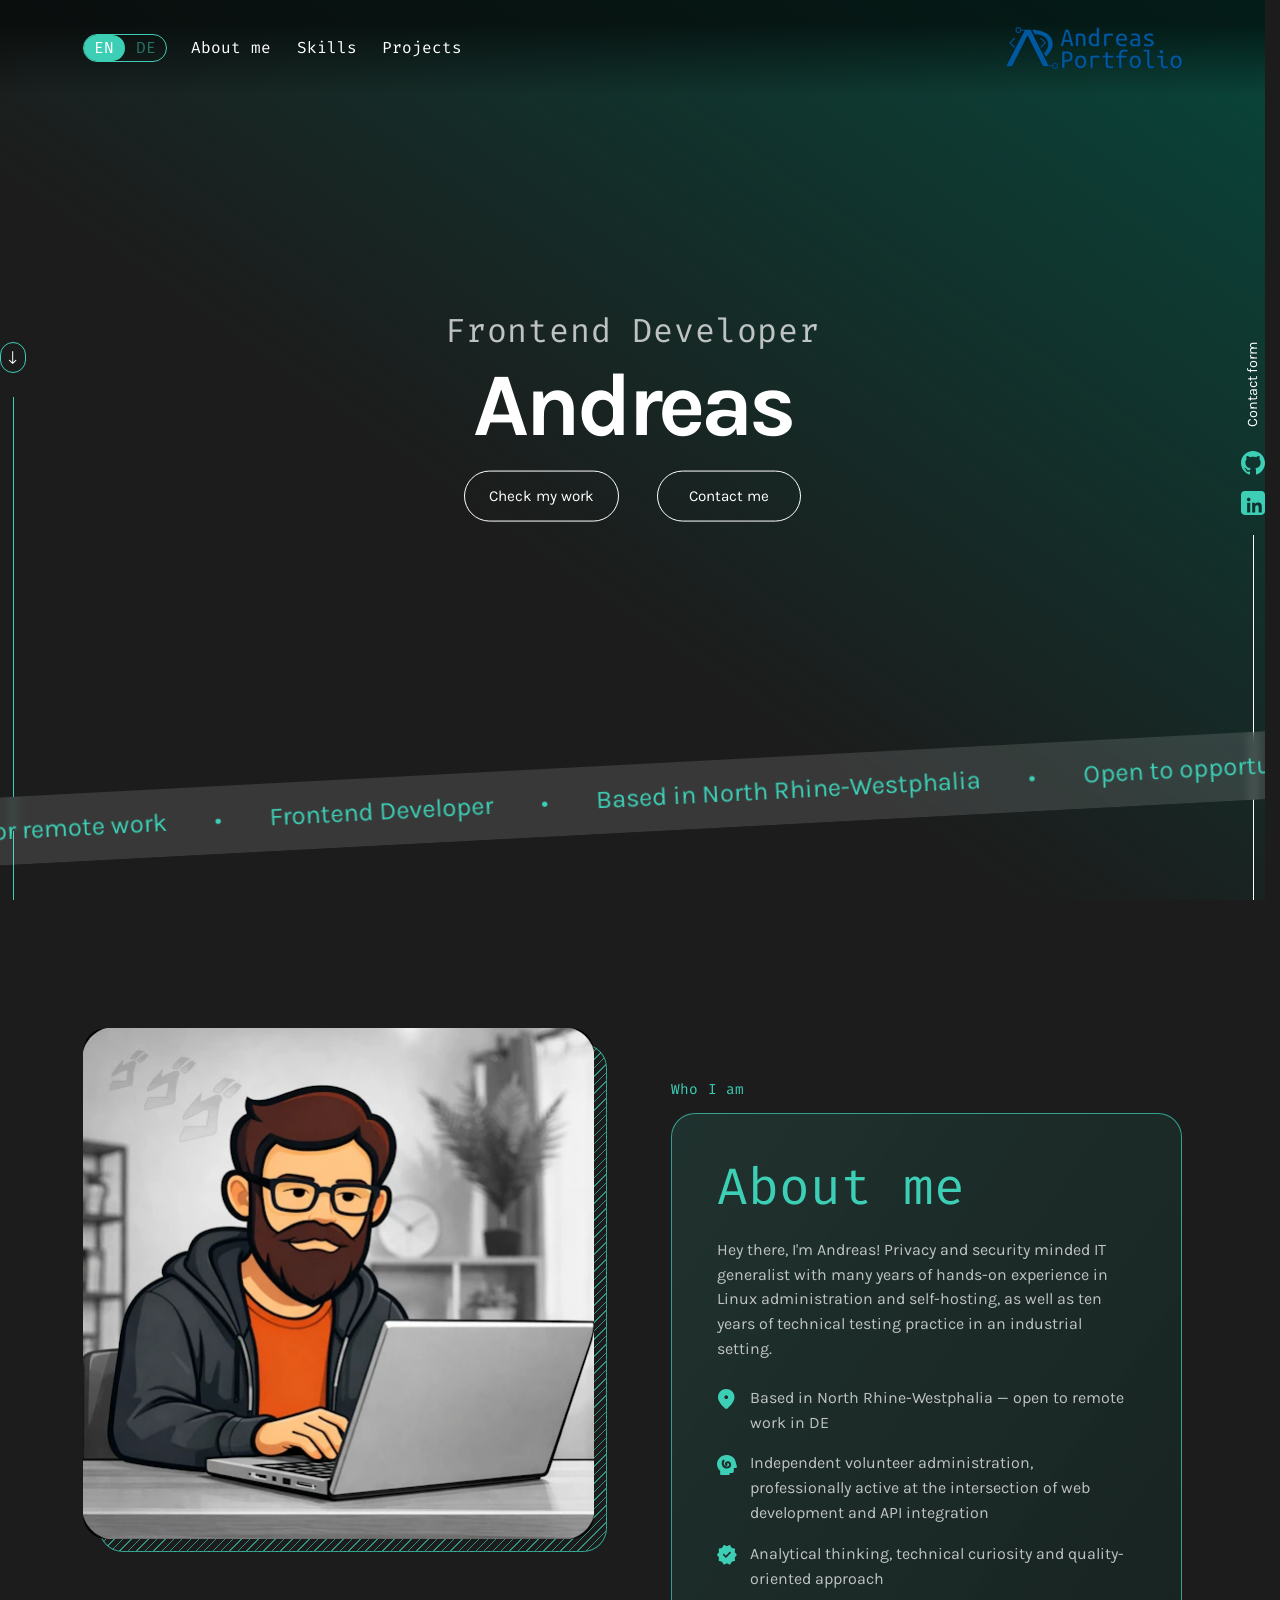
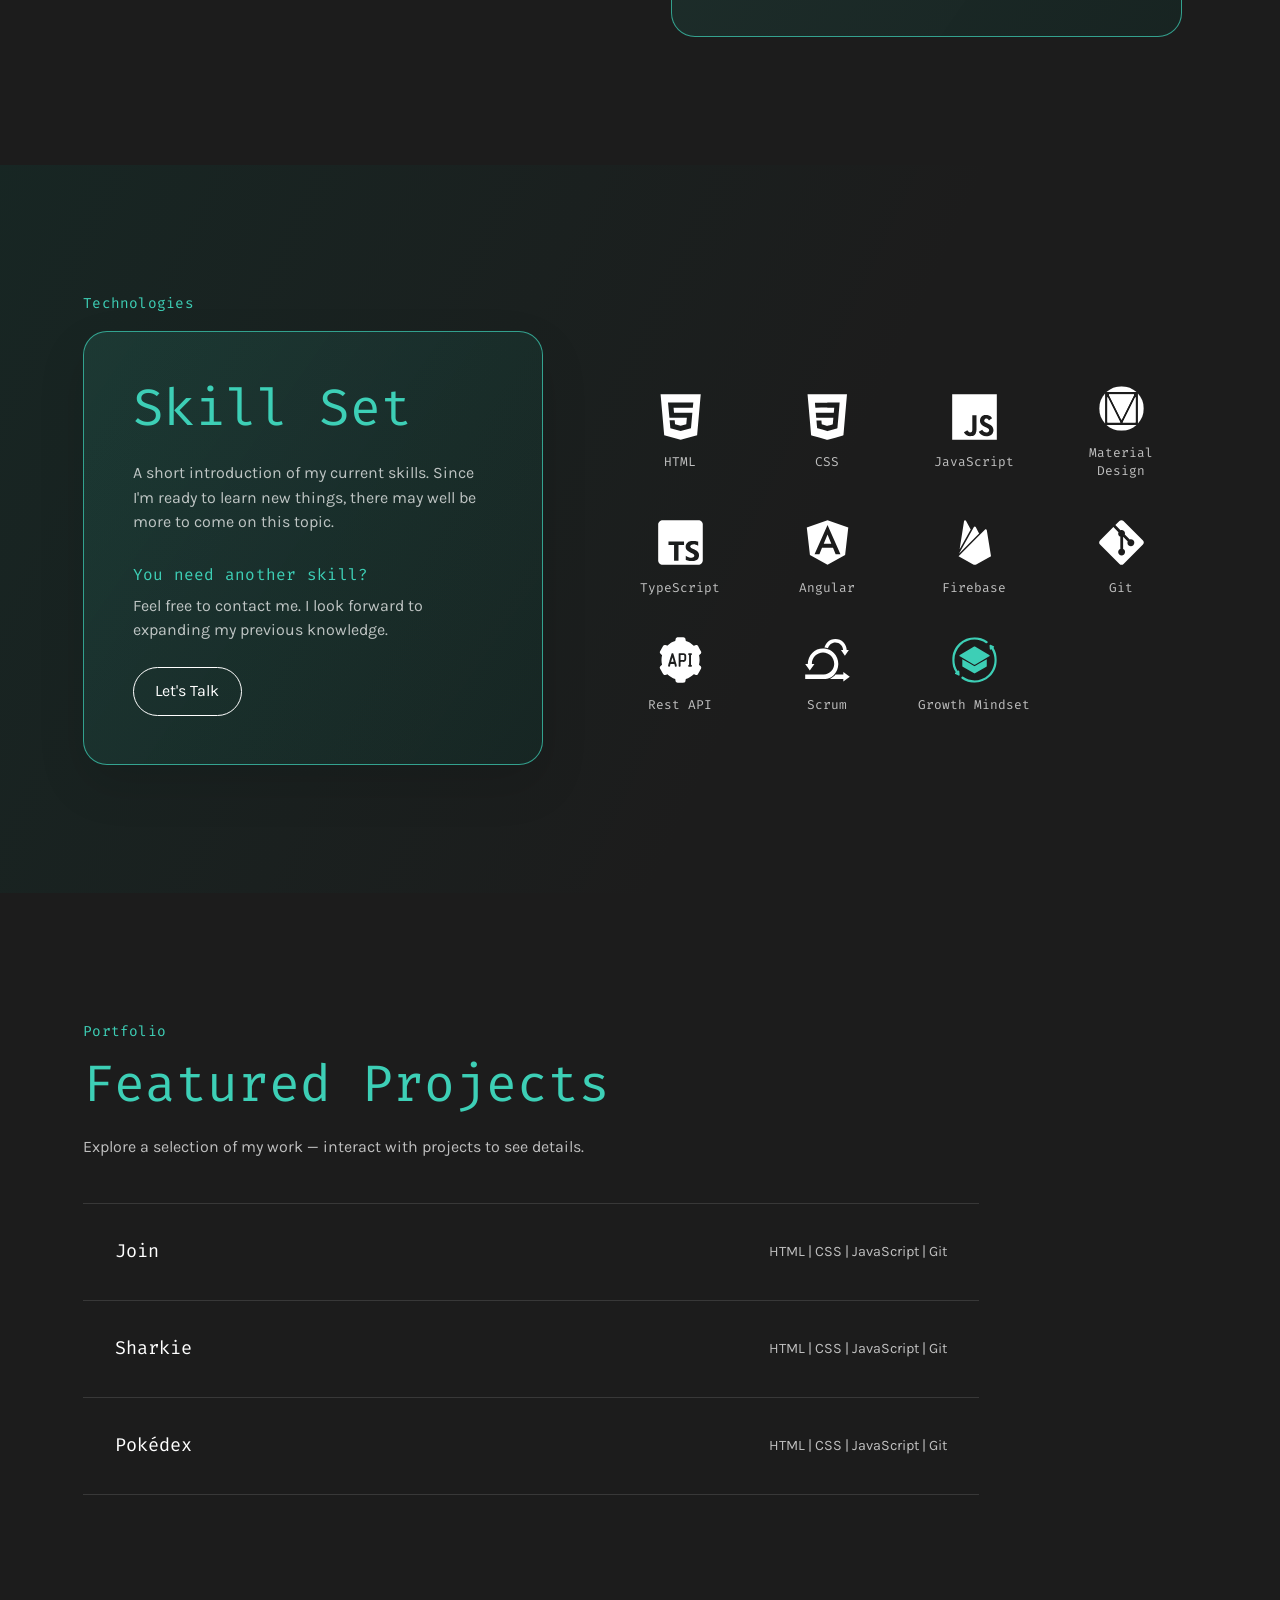
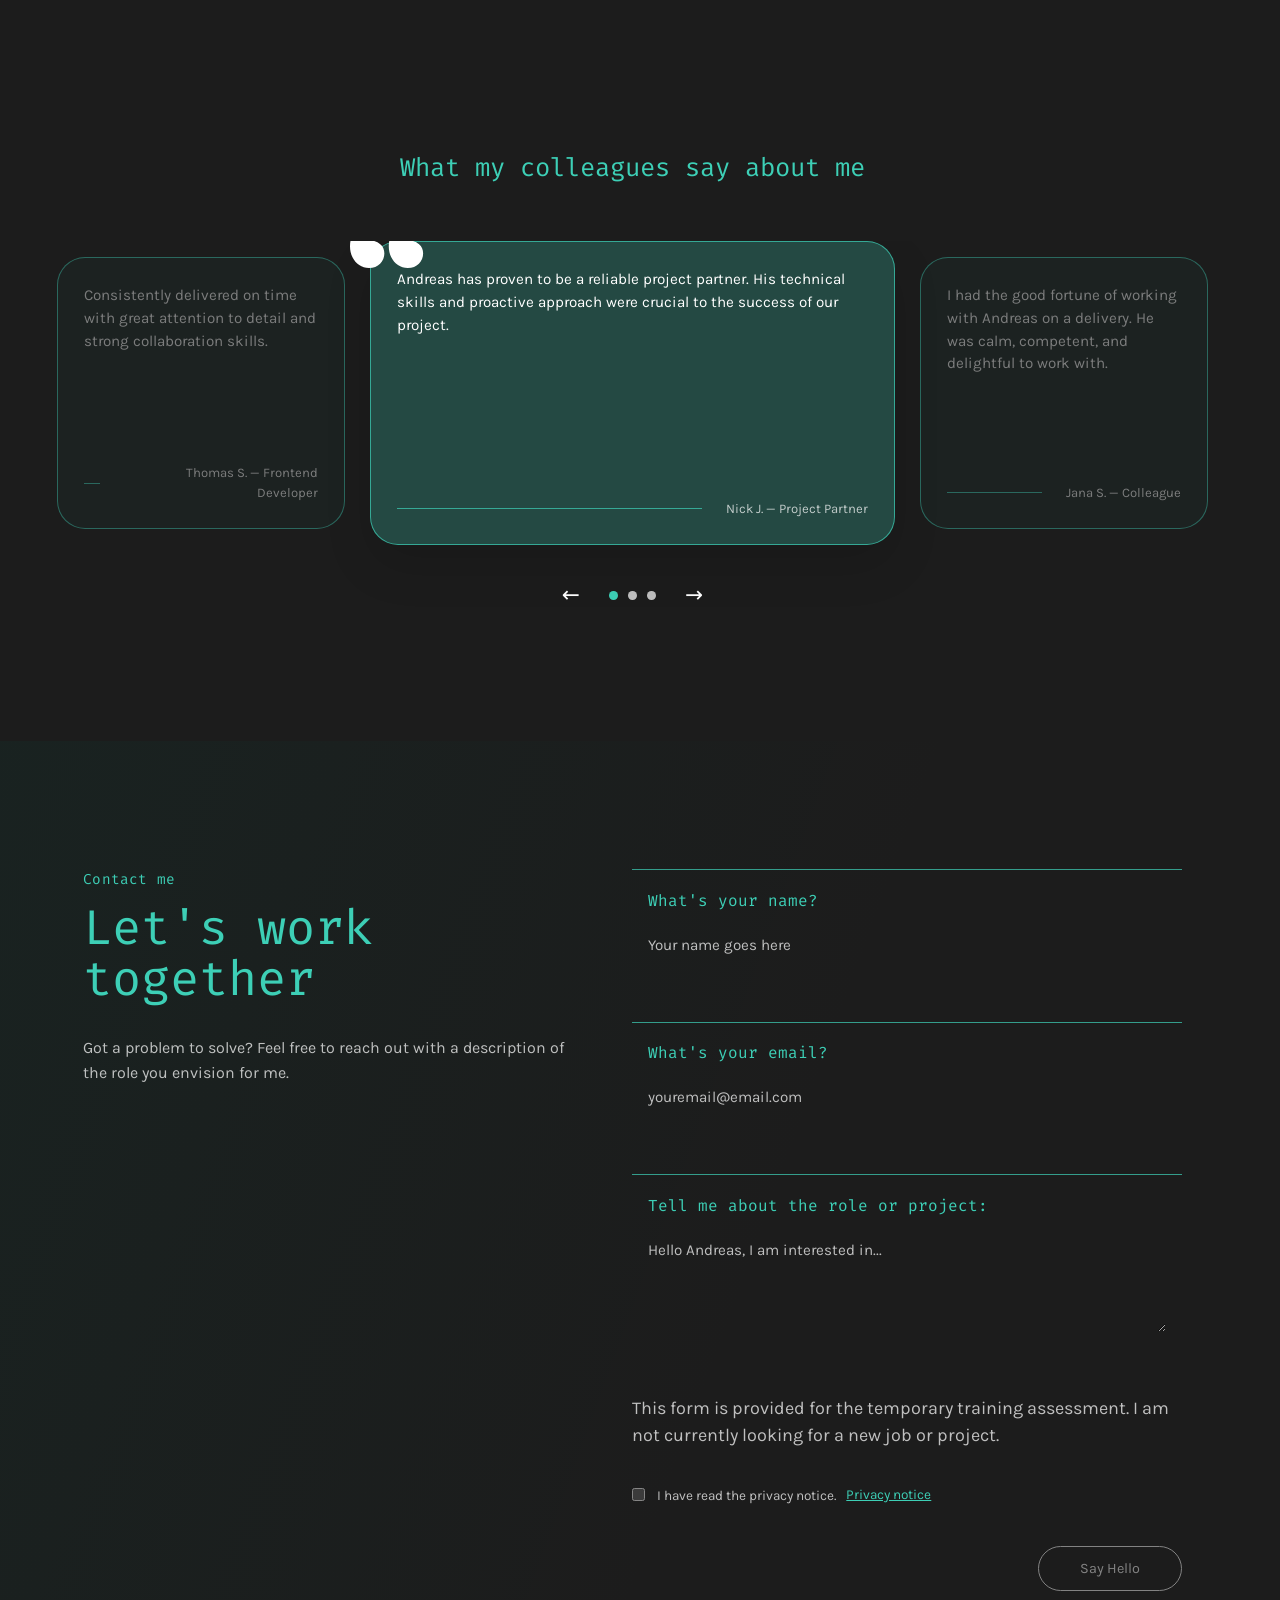
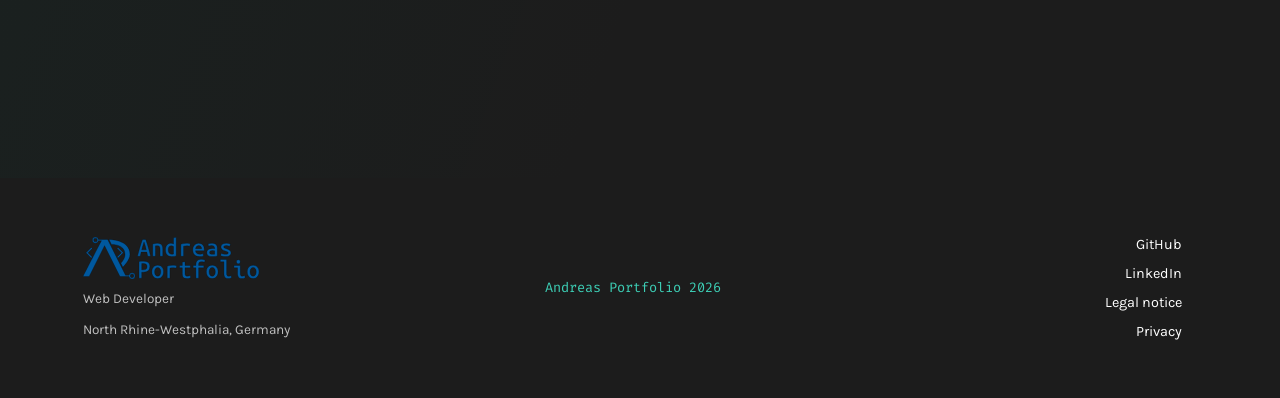
<file: index.html>
<!doctype html>
<html lang="en">

<head>
    <meta charset="utf-8" />
    <meta name="viewport" content="width=device-width,initial-scale=1" />
    <meta name="robots" content="noindex, follow">
    <title>Andreas Portfolio — Frontend Developer</title>
    <link rel="stylesheet" href="assets/libs/bootstrap/css/bootstrap.min.css">
    <link rel="stylesheet" href="css/foundation.css">
    <link rel="stylesheet" href="css/desktop-layout.css">
    <link rel="stylesheet" href="css/desktop-sections.css">
    <link rel="icon" href="assets/icons/favicon.svg" type="image/svg+xml">
</head>

<body>

    <header class="d-flex align-items-center">
        <div class="container d-flex justify-content-between align-items-center">
            <button class="mobile-menu-toggle" type="button" aria-label="Open navigation" aria-controls="primary-navigation" aria-expanded="false">
                <span></span><span></span><span></span>
            </button>
            <div class="nav-lang-links d-flex gap-4" id="primary-navigation">
                <div class="lang-switch" role="group" aria-label="Language selection">
                    <button class="lang-option active" data-lang="en" aria-pressed="true">
                        EN
                    </button>
                    <button class="lang-option" data-lang="de" aria-pressed="false">
                        DE
                    </button>
                    <span class="lang-indicator"></span>
                </div>
                <nav class="nav-links d-flex gap-4" aria-label="Main navigation">
                    <a href="#about" data-i18n="nav_about">About me</a>
                    <a href="#skills" data-i18n="nav_skills">Skills</a>
                    <a href="#projects" data-i18n="nav_projects">Projects</a>
                </nav>
            </div>
            <div class="logo" aria-hidden="true">
                <img src="assets/images/logo.svg" alt="Andreas Portfolio Logo" />
            </div>
        </div>
    </header>

    <main>
        <section class="hero d-flex">
            <div class="container hero-inner d-flex justify-content-between">
                <div class="hero-scroll d-flex flex-column justify-content-end align-items-center gap-4">
                    <div class="scroll-button">
                        <img src="assets/icons/arrow-down.svg" class="arrow-img" alt="Scroll down">
                    </div>
                    <div class="scroll-bar"> </div>
                </div>
                <div class="hero-content d-flex flex-column justify-content-center">
                    <p class="hero-role m-0" data-i18n="hero_role">Frontend Developer</p>
                    <h1 class="hero-title m-0">Andreas</h1>
                    <div class="hero-buttons d-flex justify-content-center gap-5 mt-3">
                        <a class="button link" href="#projects" data-i18n="hero_btn_work">Check my work</a>
                        <a class="button link" href="#contact" data-i18n="hero_btn_contact">Contact me</a>
                    </div>
                </div>
                <aside class="hero-links d-flex flex-column justify-content-end align-items-center gap-4">
                    <div class="hero-email">
                        <a href="#contact" class="link" data-i18n="hero_email">Contact form</a>
                    </div>
                    <div class="hero-social d-flex flex-column gap-3">
                        <a href="https://github.com/andreas813" target="_blank" rel="noopener noreferrer">
                            <img src="assets/icons/github.svg" alt="">
                        </a>
                        <a href="https://www.linkedin.com/in/andreas-w-dev" target="_blank" rel="noopener noreferrer">
                            <img src="assets/icons/linkedin.svg" alt="">
                        </a>
                    </div>
                    <div class="hero-bar"></div>
                </aside>
            </div>
            <div class="ribbon-wrapper" aria-hidden="true">
                <div class="ribbon d-flex" aria-hidden="true">
                    <div class="ribbon-track d-inline-flex align-items-center gap-5" id="ribbonTrack">
                        <span class="ribbon-item" data-i18n="ribbon_1">Available for remote work</span>
                        <span class="ribbon-sep">•</span>
                        <span class="ribbon-item" data-i18n="ribbon_2">Frontend Developer</span>
                        <span class="ribbon-sep">•</span>
                        <span class="ribbon-item" data-i18n="ribbon_3">Based in North Rhine-Westphalia</span>
                        <span class="ribbon-sep">•</span>
                        <span class="ribbon-item" data-i18n="ribbon_4">Open to opportunities</span>
                        <span class="ribbon-sep">•</span>
                    </div>
                </div>
            </div>
        </section>

        <section id="about" class="section about">
            <div class="container about-grid">
                <div class="about-photo">
                    <img src="assets/images/photo.webp" alt="Portrait of Andreas">
                </div>
                <div class="about-copy">
                    <div class="who" data-i18n="about_tag">Who I am</div>
                    <div class="about-card">
                        <h2 class="section-title" data-i18n="about_title">About me</h2>
                        <div class="about-body">
                            <p data-i18n="about_text">Hey there, I'm Andreas! Privacy and security minded IT generalist with many years of hands-on experience in Linux administration and self-hosting, as well as ten years of technical testing experience in an industrial setting.</p>
                            <ul>
                                <li><img src="assets/icons/location.svg" alt="" aria-hidden="true"><span data-i18n="about_li1">Based in North Rhine-Westphalia — open to remote work in DE</span></li>
                                <li><img src="assets/icons/cognition.svg" alt="" aria-hidden="true"><span data-i18n="about_li2">Independent volunteer administration, professionally active at the intersection of web development and API integration</span></li>
                                <li><img src="assets/icons/check-stamp.svg" alt="" aria-hidden="true"><span data-i18n="about_li3">Analytical thinking, technical curiosity and quality-oriented approach</span></li>
                            </ul>
                        </div>
                    </div>
                </div>
            </div>
        </section>

        <section id="skills" class="section skills">
            <div class="container">
                <p class="section-kicker" data-i18n="skills_kicker">Technologies</p>
                <div class="skills-grid">
                    <div class="skills-card">
                        <h3 class="skill-title" data-i18n="skills_title">Skill Set</h3>
                        <p class="muted" data-i18n="skills_desc">A short introduction of my current skills. Since I'm ready to learn new things, there may well be more to come on this topic.</p>
                        <p class="section-kicker skills-prompt" data-i18n="skills_prompt">You need another skill?</p>
                        <p class="muted skills-invite" data-i18n="skills_invite">Feel free to contact me. I look forward to expanding my previous knowledge.</p>
                        <a class="btn btn-outline small" href="#contact" data-i18n="skills_btn">Let's Talk</a>
                    </div>
                    <div class="skills-icons">
                        <div class="icon-item">
                            <img src="assets/icons/html-64.svg" alt="HTML">
                            <div class="label">HTML</div>
                        </div>
                        <div class="icon-item">
                            <img src="assets/icons/css-64.svg" alt="CSS">
                            <div class="label">CSS</div>
                        </div>
                        <div class="icon-item">
                            <img src="assets/icons/javascript-64.svg" alt="JavaScript">
                            <div class="label">JavaScript</div>
                        </div>
                        <div class="icon-item">
                            <img src="assets/icons/material-64.svg" alt="Material Design">
                            <div class="label">Material Design</div>
                        </div>
                        <div class="icon-item">
                            <img src="assets/icons/typescript-64.svg" alt="TypeScript">
                            <div class="label">TypeScript</div>
                        </div>
                        <div class="icon-item">
                            <img src="assets/icons/angular-64.svg" alt="Angular">
                            <div class="label">Angular</div>
                        </div>
                        <div class="icon-item">
                            <img src="assets/icons/firebase-64.svg" alt="Firebase">
                            <div class="label">Firebase</div>
                        </div>
                        <div class="icon-item">
                            <img src="assets/icons/git-64.svg" alt="Git">
                            <div class="label">Git</div>
                        </div>
                        <div class="icon-item">
                            <img src="assets/icons/restapi-64.svg" alt="Rest API">
                            <div class="label">Rest API</div>
                        </div>
                        <div class="icon-item">
                            <img src="assets/icons/scrum-64.svg" alt="Scrum">
                            <div class="label">Scrum</div>
                        </div>
                        <div class="icon-item">
                            <img src="assets/icons/growth-64.svg" alt="Growth Mindset">
                            <div class="label">Growth Mindset</div>
                        </div>
                    </div>
                </div>
            </div>
        </section>

        <section id="projects" class="section projects">
            <div class="container">
                <p class="section-kicker" data-i18n="projects_kicker">Portfolio</p>
                <h2 class="section-title" data-i18n="projects_title">Featured Projects</h2>
                <p class="muted" data-i18n="projects_desc">Explore a selection of my work — interact with projects to see details.</p>

                <div class="projects-list" aria-label="Featured projects">
                    <div class="project-item" role="button" aria-haspopup="dialog" tabindex="0" data-preview="assets/images/project1.jpg" data-index="0" data-title="Join" data-tech="HTML | CSS | JavaScript | Git" data-description-de="Teamprojekt: Zusammen mit anderen Teilnehmern aus der Weiterbildung baust du eine Web-App mit HTML, CSS, JavaScript, Git. Ihr erstellt ein Projektmanagement-Tool, um den Status und die Verantwortlichkeiten von Aufgaben zu visualisieren." data-description-en="Team project: Together with other participants in the training programme, you build a web app using HTML, CSS, JavaScript, and Git. You create a project management tool that visualizes task status and responsibilities.">
                        <div class="project-row">
                            <div class="project-title">Join</div>
                            <div class="project-meta">HTML | CSS | JavaScript | Git</div>
                        </div>
                    </div>

                    <div class="project-item" role="button" aria-haspopup="dialog" tabindex="0" data-preview="assets/images/project2.jpg" data-index="1" data-title="Sharkie" data-tech="HTML | CSS | JavaScript | Git" data-description-de="Ein objektorientiertes Jump-&amp;-Run-Spiel für den Webbrowser, in dem du einen kleinen Hai steuerst und dich durch verschiedene Spielsituationen bewegst." data-description-en="An object-oriented browser-based jump-and-run game in which you control a small shark and make your way through different gameplay challenges." data-live="https://andreas-w.developerakademie.net/m12/Sharkie-m12-/index.html" data-github="https://github.com/andreas813/Sharkie-m12-">
                        <div class="project-row">
                            <div class="project-title">Sharkie</div>
                            <div class="project-meta">HTML | CSS | JavaScript | Git</div>
                        </div>
                    </div>

                    <div class="project-item" role="button" aria-haspopup="dialog" tabindex="0" data-preview="assets/images/project3.jpg" data-index="2" data-title="Pokédex" data-tech="HTML | CSS | JavaScript | Git" data-description-de="Interaktives Monster-Lexikon mit Anbindung an die PokéAPI. Die Anwendung ruft Pokémon-Daten ab, verarbeitet die API-Antworten und stellt die Informationen übersichtlich dar." data-description-en="An interactive Pokémon encyclopedia connected to the PokéAPI. It retrieves Pokémon data, processes the API responses, and presents the information in a clear format." data-live="https://andreas-w.developerakademie.net/m09/pokeapi-pokedex/index.html" data-github="https://github.com/andreas813/Poke-API_Pokedex-m9-">
                        <div class="project-row">
                            <div class="project-title">Pokédex</div>
                            <div class="project-meta">HTML | CSS | JavaScript | Git</div>
                        </div>
                    </div>
                </div>
            </div>
        </section>

        <section id="testimonials" class="section testimonials">
            <div class="container">
                <h3 class="section-title" data-i18n="testimonials_title">What my colleagues say about me</h3>

                <div class="testimonials-wrap">
                    <div class="testimonials" aria-label="Colleague testimonials">
                        <blockquote class="testimonial active">
                            <img class="testimonial-quote-icon" src="assets/icons/quotes.svg" alt="" aria-hidden="true">
                            <p class="quote" data-i18n="test1_quote">Andreas has proven to be a reliable project partner. His technical skills and proactive approach were crucial to the success of our project.</p>
                            <cite><span class="cite-line" aria-hidden="true"></span><span data-i18n="test1_cite">Nick J. — Project Partner</span></cite>
                        </blockquote>

                        <blockquote class="testimonial">
                            <img class="testimonial-quote-icon" src="assets/icons/quotes.svg" alt="" aria-hidden="true">
                            <p class="quote" data-i18n="test2_quote">I had the good fortune of working with Andreas on a delivery. He was calm, competent, and delightful to work with.</p>
                            <cite><span class="cite-line" aria-hidden="true"></span><span data-i18n="test2_cite">Jana S. — Colleague</span></cite>
                        </blockquote>

                        <blockquote class="testimonial">
                            <img class="testimonial-quote-icon" src="assets/icons/quotes.svg" alt="" aria-hidden="true">
                            <p class="quote" data-i18n="test3_quote">Consistently delivered on time with great attention to detail and strong collaboration skills.</p>
                            <cite><span class="cite-line" aria-hidden="true"></span><span data-i18n="test3_cite">Thomas S. — Frontend Developer</span></cite>
                        </blockquote>
                    </div>

                    <div class="slider-controls" aria-label="Testimonial navigation">
                        <button class="slider-arrow prev" type="button" aria-label="Previous testimonial">←</button>
                        <div class="slider-pagination" aria-label="Choose testimonial">
                            <button type="button" class="active" data-testimonial-index="0" aria-label="Show testimonial 1" aria-current="true"></button>
                            <button type="button" data-testimonial-index="1" aria-label="Show testimonial 2"></button>
                            <button type="button" data-testimonial-index="2" aria-label="Show testimonial 3"></button>
                        </div>
                        <button class="slider-arrow next" type="button" aria-label="Next testimonial">→</button>
                    </div>
                </div>
            </div>
        </section>

        <section id="contact" class="section contact">
            <div class="container contact-grid">
                <div class="contact-left">
                    <p class="section-kicker" data-i18n="contact_kicker">Contact me</p>
                    <h2 class="section-title big" data-i18n="contact_title">Let's work together</h2>
                    <p class="muted" data-i18n="contact_desc">Got a problem to solve? Encourage people to contact and describe the role you are interested in.</p>
                </div>

                <form class="contact-form" action="contact.php" method="POST" novalidate>
                    <label class="form-row" for="contact-name">
                        <span class="form-label" data-i18n="label_name">What's your name?</span>
                        <input id="contact-name" type="text" name="name" required minlength="2" maxlength="100" autocomplete="name" placeholder="Your name goes here" data-i18n-placeholder="placeholder_name" aria-describedby="error-name">
                        <span class="form-error" id="error-name" aria-live="polite"></span>
                    </label>
                    <label class="form-row" for="contact-email">
                        <span class="form-label" data-i18n="label_email">What's your email?</span>
                        <input id="contact-email" type="email" name="email" required maxlength="254" autocomplete="email" placeholder="youremail@email.com" data-i18n-placeholder="placeholder_email" aria-describedby="error-email">
                        <span class="form-error" id="error-email" aria-live="polite"></span>
                    </label>
                    <label class="form-row" for="contact-message">
                        <span class="form-label" data-i18n="label_message">Tell me about the role or project:</span>
                        <textarea id="contact-message" name="message" rows="4" required minlength="10" maxlength="5000" placeholder="Hello Andreas, I am interested in..." data-i18n-placeholder="placeholder_message" aria-describedby="error-message"></textarea>
                        <span class="form-error" id="error-message" aria-live="polite"></span>
                    </label>
                    <p class="muted form-context-note" data-i18n="contact_scope">This form is provided for the temporary training assessment. I am not currently looking for a new job or project.</p>
                    <div class="form-privacy-row">
                        <label class="form-checkbox" for="contact-privacy">
                            <input id="contact-privacy" type="checkbox" name="privacy" value="1" required aria-describedby="error-privacy">
                            <span data-i18n="privacy_text">I have read the privacy notice.</span>
                        </label>
                        <a class="privacy-link" href="datenschutz.html" data-i18n="privacy_link">Privacy notice</a>
                        <span class="form-error" id="error-privacy" aria-live="polite"></span>
                    </div>
                    <div class="form-honeypot" aria-hidden="true">
                        <label for="contact-website">Leave this field empty</label>
                        <input id="contact-website" type="text" name="website" tabindex="-1" autocomplete="off">
                    </div>
                    <div class="form-actions">
                        <button type="submit" class="button" data-i18n="btn_submit" disabled>Say Hello</button>
                    </div>
                    <p class="form-status" id="contact-status" role="status" aria-live="polite"></p>
                </form>
            </div>
        </section>

    </main>

    <footer class="site-footer">
        <div class="container footer-inner">
            <div class="footer-left">
                <div class="logo" aria-hidden="true">
                    <img src="assets/images/logo.svg" alt="logo">
                </div>
                <div class="muted" data-i18n="footer_role">Web Developer</div>
                <div class="muted" data-i18n="footer_location">North Rhine-Westphalia, Germany</div>
            </div>
            <div class="footer-center">Andreas Portfolio 2026</div>
            <div class="footer-right">
                <a href="https://github.com/andreas813" target="_blank" rel="noopener noreferrer">GitHub</a>
                <a href="https://www.linkedin.com/in/andreas-w-dev" target="_blank" rel="noopener noreferrer">LinkedIn</a>
                <span class="muted">|</span>
                <a href="impressum.html" data-i18n="footer_imprint">Impressum</a>
                <a href="datenschutz.html" data-i18n="footer_privacy">Datenschutz</a>
            </div>
        </div>
    </footer>

    <!-- Project details use one reusable accessible dialog. -->
    <div id="project-modal" class="modal" aria-hidden="true" aria-modal="true" role="dialog" aria-labelledby="project-modal-title">
        <div class="modal-backdrop" id="modal-backdrop"></div>
        <section class="modal-panel" role="document" tabindex="-1">
            <button class="modal-close" id="modal-close" type="button" aria-label="Close">×</button>
            <h2 id="project-modal-title"></h2>
            <div id="project-modal-body" class="modal-body"></div>
            <div id="project-modal-footer" class="modal-footer">
                <button class="btn btn-outline" id="modal-close-2" type="button">Close</button>
            </div>
        </section>
    </div>

    <script src="assets/libs/bootstrap/js/bootstrap.bundle.min.js"></script>
    <script src="js/main.js"></script>
    <script src="js/interactions.js"></script>
    <script src="js/contact.js"></script>
</body>

</html>
</file>
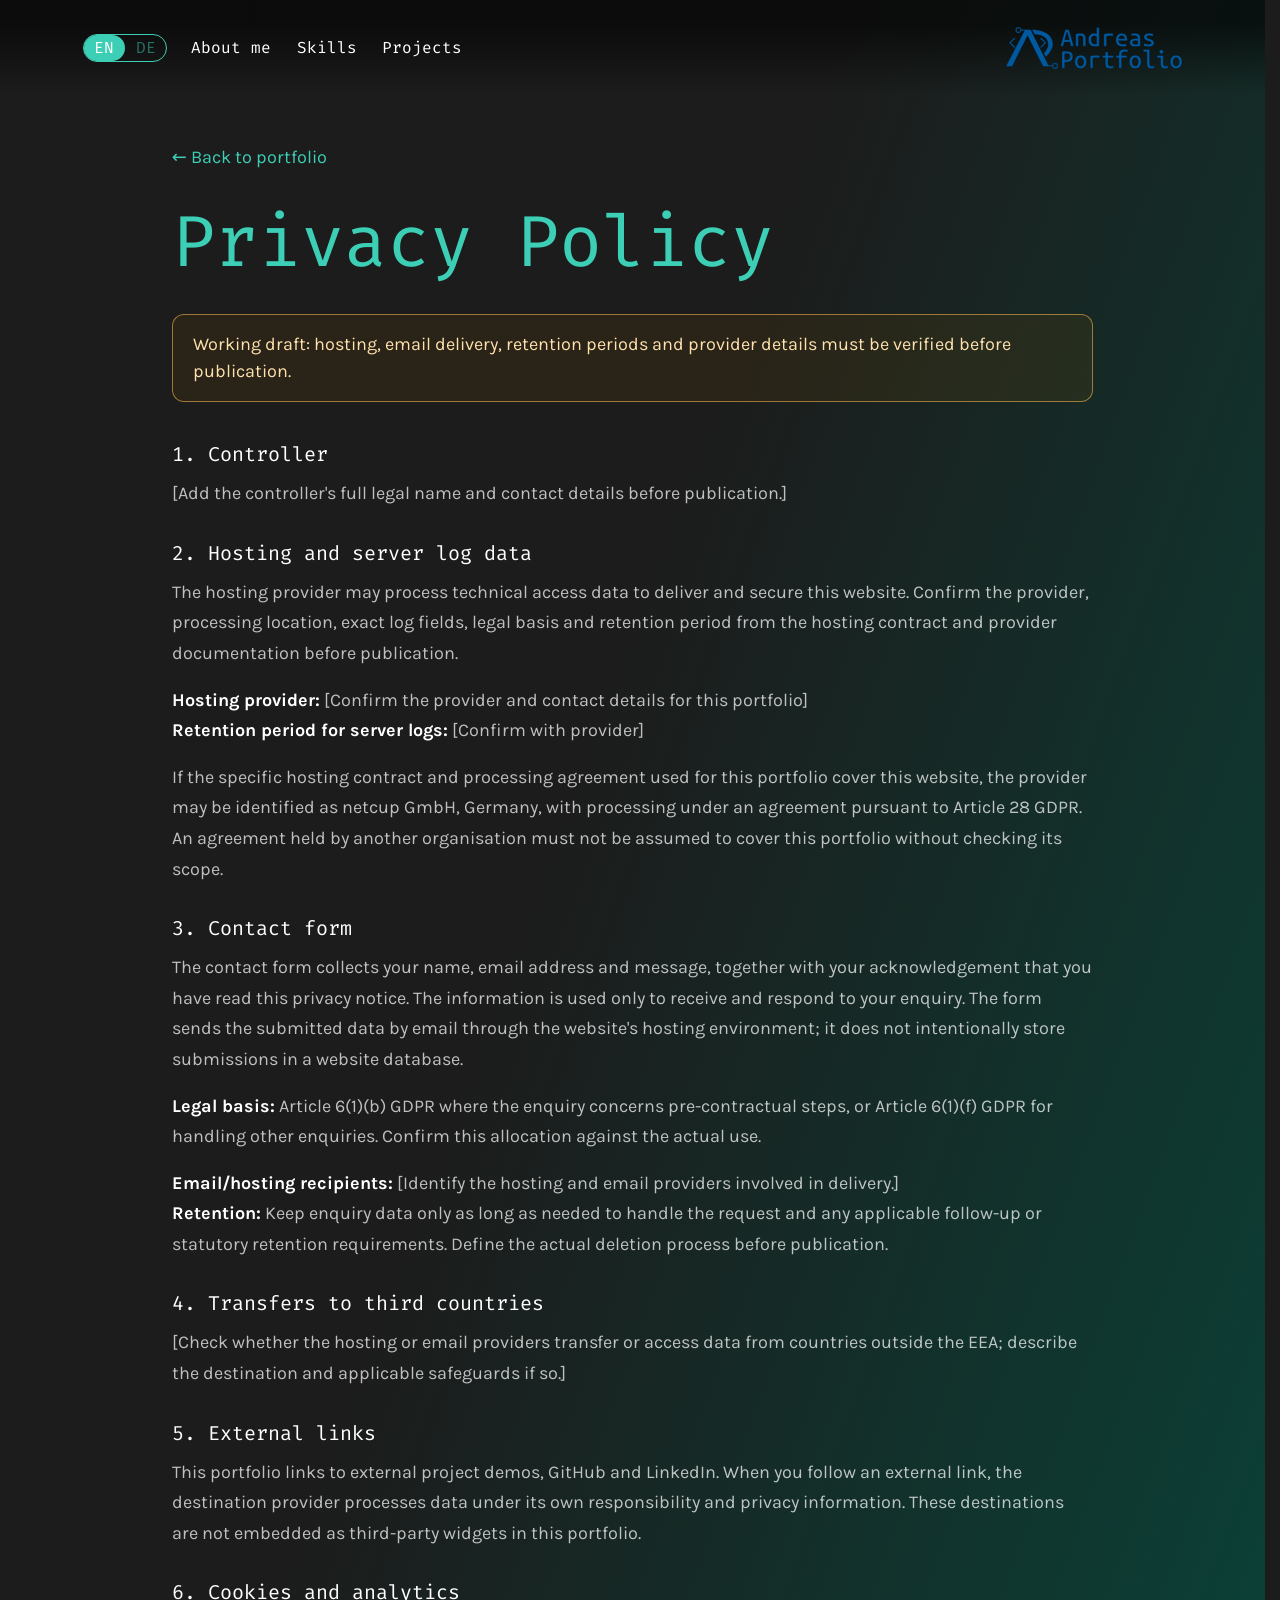
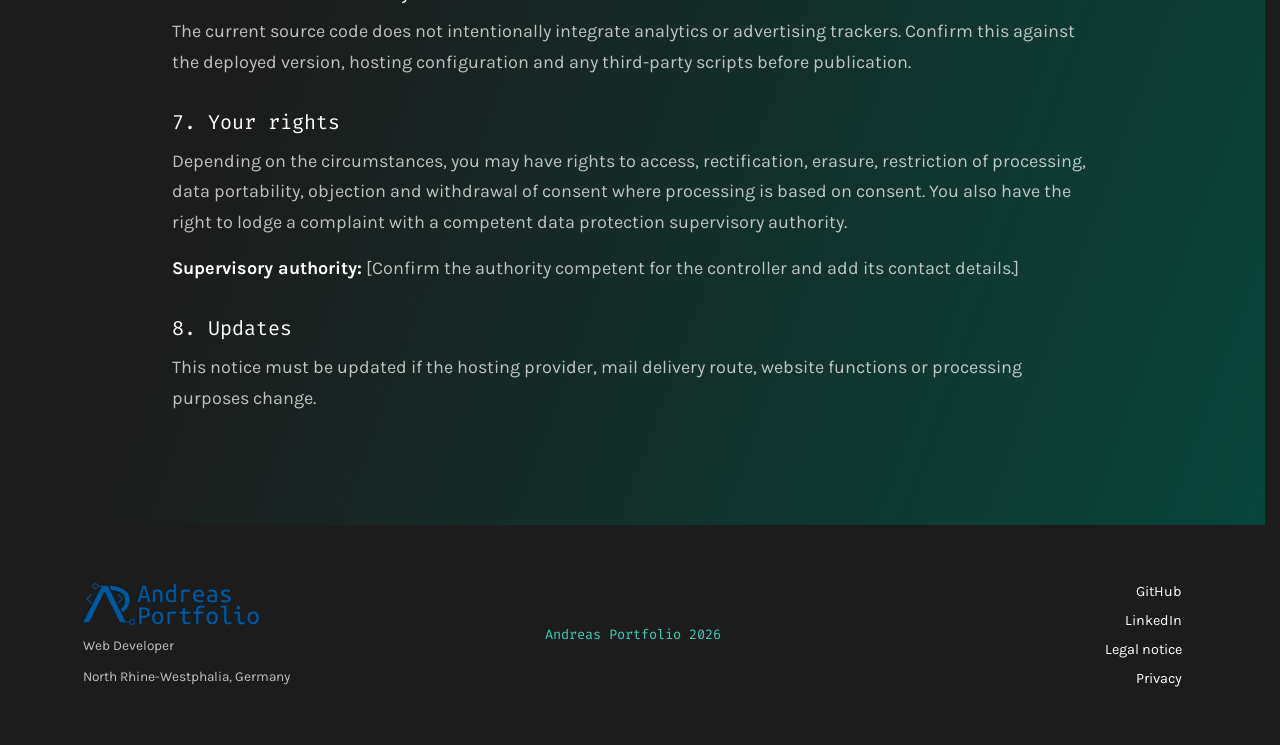
<file: datenschutz.html>
<!doctype html>
<html lang="en">
<head>
    <meta charset="utf-8">
    <meta name="viewport" content="width=device-width, initial-scale=1">
    <meta name="robots" content="noindex, follow">
    <title>Privacy — Andreas Portfolio</title>
    <link rel="stylesheet" href="assets/libs/bootstrap/css/bootstrap.min.css">
    <link rel="stylesheet" href="css/foundation.css">
    <link rel="stylesheet" href="css/desktop-layout.css">
    <link rel="stylesheet" href="css/desktop-sections.css">
    <link rel="stylesheet" href="css/legal.css">
    <link rel="icon" href="assets/icons/favicon.svg" type="image/svg+xml">
</head>
<body class="legal-document">
<header class="d-flex align-items-center">
    <div class="container d-flex justify-content-between align-items-center">
        <button class="mobile-menu-toggle" type="button" aria-label="Open navigation" aria-controls="primary-navigation" aria-expanded="false"><span></span><span></span><span></span></button>
        <div class="nav-lang-links d-flex gap-4" id="primary-navigation">
            <div class="lang-switch" role="group" aria-label="Language selection">
                <button class="lang-option active" data-lang="en" aria-pressed="true">EN</button>
                <button class="lang-option" data-lang="de" aria-pressed="false">DE</button>
                <span class="lang-indicator"></span>
            </div>
            <nav class="nav-links d-flex gap-4" aria-label="Main navigation">
                <a href="index.html#about" data-i18n="nav_about">About me</a>
                <a href="index.html#skills" data-i18n="nav_skills">Skills</a>
                <a href="index.html#projects" data-i18n="nav_projects">Projects</a>
            </nav>
        </div>
        <a class="logo" href="index.html" aria-label="Andreas Portfolio home"><img src="assets/images/logo.svg" alt="Andreas Portfolio"></a>
    </div>
</header>
<main class="legal-page">
    <div class="container legal-container">
        <a class="legal-back" href="index.html" data-i18n="legal_back">← Back to portfolio</a>

        <h1 class="legal-title" data-i18n="privacy_title">Privacy Policy</h1>
        <p class="legal-draft" data-i18n="privacy_draft">Working draft: hosting, email delivery, retention periods and provider details must be verified before publication.</p>
        <div class="legal-language" data-lang-content="en">
            <section class="legal-block"><h2>1. Controller</h2><p>[Add the controller's full legal name and contact details before publication.]</p></section>
            <section class="legal-block"><h2>2. Hosting and server log data</h2><p>The hosting provider may process technical access data to deliver and secure this website. Confirm the provider, processing location, exact log fields, legal basis and retention period from the hosting contract and provider documentation before publication.</p><p><strong>Hosting provider:</strong> [Confirm the provider and contact details for this portfolio]<br><strong>Retention period for server logs:</strong> [Confirm with provider]</p><p>If the specific hosting contract and processing agreement used for this portfolio cover this website, the provider may be identified as netcup GmbH, Germany, with processing under an agreement pursuant to Article 28 GDPR. An agreement held by another organisation must not be assumed to cover this portfolio without checking its scope.</p></section>
            <section class="legal-block"><h2>3. Contact form</h2><p>The contact form collects your name, email address and message, together with your acknowledgement that you have read this privacy notice. The information is used only to receive and respond to your enquiry. The form sends the submitted data by email through the website's hosting environment; it does not intentionally store submissions in a website database.</p><p><strong>Legal basis:</strong> Article 6(1)(b) GDPR where the enquiry concerns pre-contractual steps, or Article 6(1)(f) GDPR for handling other enquiries. Confirm this allocation against the actual use.</p><p><strong>Email/hosting recipients:</strong> [Identify the hosting and email providers involved in delivery.]<br><strong>Retention:</strong> Keep enquiry data only as long as needed to handle the request and any applicable follow-up or statutory retention requirements. Define the actual deletion process before publication.</p></section>
            <section class="legal-block"><h2>4. Transfers to third countries</h2><p>[Check whether the hosting or email providers transfer or access data from countries outside the EEA; describe the destination and applicable safeguards if so.]</p></section>
            <section class="legal-block"><h2>5. External links</h2><p>This portfolio links to external project demos, GitHub and LinkedIn. When you follow an external link, the destination provider processes data under its own responsibility and privacy information. These destinations are not embedded as third-party widgets in this portfolio.</p></section>
            <section class="legal-block"><h2>6. Cookies and analytics</h2><p>The current source code does not intentionally integrate analytics or advertising trackers. Confirm this against the deployed version, hosting configuration and any third-party scripts before publication.</p></section>
            <section class="legal-block"><h2>7. Your rights</h2><p>Depending on the circumstances, you may have rights to access, rectification, erasure, restriction of processing, data portability, objection and withdrawal of consent where processing is based on consent. You also have the right to lodge a complaint with a competent data protection supervisory authority.</p><p><strong>Supervisory authority:</strong> [Confirm the authority competent for the controller and add its contact details.]</p></section>
            <section class="legal-block"><h2>8. Updates</h2><p>This notice must be updated if the hosting provider, mail delivery route, website functions or processing purposes change.</p></section>
        </div>
        <div class="legal-language" data-lang-content="de">
            <section class="legal-block"><h2>1. Verantwortlicher</h2><p>[Vollständigen rechtlichen Namen und Kontaktdaten des Verantwortlichen vor Veröffentlichung ergänzen.]</p></section>
            <section class="legal-block"><h2>2. Hosting und Server-Logdaten</h2><p>Der Hosting-Anbieter kann technische Zugriffsdaten verarbeiten, um diese Website auszuliefern und abzusichern. Prüfe vor Veröffentlichung anhand des Hostingvertrags und der Anbieterinformationen den Anbieter, Verarbeitungsort, die konkreten Logdaten, Rechtsgrundlage und Speicherdauer.</p><p><strong>Hosting-Anbieter:</strong> [Anbieter und Kontaktdaten für dieses Portfolio bestätigen]<br><strong>Speicherdauer der Server-Logs:</strong> [Mit dem Anbieter klären]</p><p>Wenn der konkret für dieses Portfolio genutzte Hostingvertrag und die Auftragsverarbeitungsvereinbarung diese Website umfassen, kann als Anbieter die netcup GmbH, Deutschland, mit einer Auftragsverarbeitung gemäß Art. 28 DSGVO genannt werden. Eine Vereinbarung, die für eine andere Organisation geschlossen wurde, gilt nicht ohne Prüfung ihres Geltungsbereichs automatisch auch für dieses Portfolio.</p></section>
            <section class="legal-block"><h2>3. Kontaktformular</h2><p>Das Kontaktformular erhebt deinen Namen, deine E-Mail-Adresse und deine Nachricht sowie die Bestätigung, dass du die Datenschutzhinweise gelesen hast. Die Angaben werden ausschließlich zur Entgegennahme und Beantwortung deiner Anfrage verwendet. Das Formular übermittelt die Daten per E-Mail über die Hosting-Umgebung der Website; eine Speicherung der Einsendungen in einer Website-Datenbank ist nicht vorgesehen.</p><p><strong>Rechtsgrundlage:</strong> Art. 6 Abs. 1 lit. b DSGVO, soweit die Anfrage vorvertragliche Maßnahmen betrifft, oder Art. 6 Abs. 1 lit. f DSGVO zur Bearbeitung sonstiger Anfragen. Diese Zuordnung muss anhand der tatsächlichen Nutzung geprüft werden.</p><p><strong>Empfänger für E-Mail/Hosting:</strong> [Beteiligte Hosting- und E-Mail-Anbieter benennen.]<br><strong>Speicherdauer:</strong> Anfragedaten nur so lange speichern, wie es für die Bearbeitung und gegebenenfalls anschließende gesetzliche Aufbewahrung erforderlich ist. Den tatsächlichen Löschprozess vor Veröffentlichung festlegen.</p></section>
            <section class="legal-block"><h2>4. Übermittlungen in Drittländer</h2><p>[Prüfen, ob Hosting- oder E-Mail-Anbieter Daten in Länder außerhalb des EWR übermitteln oder von dort darauf zugreifen; gegebenenfalls Zielland und Garantien beschreiben.]</p></section>
            <section class="legal-block"><h2>5. Externe Links</h2><p>Dieses Portfolio verlinkt auf externe Projekt-Demos, GitHub und LinkedIn. Wenn du einem externen Link folgst, verarbeitet der jeweilige Anbieter Daten in eigener Verantwortung und nach seinen Datenschutzhinweisen. Diese Ziele sind nicht als Widgets Dritter in dieses Portfolio eingebettet.</p></section>
            <section class="legal-block"><h2>6. Cookies und Analyse</h2><p>Der aktuelle Quellcode bindet wissentlich keine Analyse- oder Werbe-Tracker ein. Prüfe dies vor Veröffentlichung anhand der bereitgestellten Version, der Hosting-Konfiguration und etwaiger Drittanbieter-Skripte.</p></section>
            <section class="legal-block"><h2>7. Deine Rechte</h2><p>Je nach Sachlage bestehen Rechte auf Auskunft, Berichtigung, Löschung, Einschränkung der Verarbeitung, Datenübertragbarkeit, Widerspruch sowie Widerruf einer Einwilligung, soweit die Verarbeitung auf einer Einwilligung beruht. Außerdem besteht das Recht auf Beschwerde bei einer zuständigen Datenschutzaufsichtsbehörde.</p><p><strong>Aufsichtsbehörde:</strong> [Für den Verantwortlichen zuständige Behörde prüfen und Kontaktdaten ergänzen.]</p></section>
            <section class="legal-block"><h2>8. Aktualisierungen</h2><p>Diese Hinweise müssen aktualisiert werden, wenn sich Hosting-Anbieter, E-Mail-Versandweg, Website-Funktionen oder Verarbeitungszwecke ändern.</p></section>
        </div>
    </div>
</main>
<footer class="site-footer">
    <div class="container footer-inner">
        <div class="footer-left"><a class="logo" href="index.html"><img src="assets/images/logo.svg" alt="Andreas Portfolio"></a><div class="muted" data-i18n="footer_role">Web Developer</div><div class="muted" data-i18n="footer_location">North Rhine-Westphalia, Germany</div></div>
        <div class="footer-center">Andreas Portfolio 2026</div>
        <div class="footer-right">
            <a href="https://github.com/andreas813" target="_blank" rel="noopener noreferrer">GitHub</a>
            <a href="https://www.linkedin.com/in/andreas-w-dev" target="_blank" rel="noopener noreferrer">LinkedIn</a>
            <a href="impressum.html" data-i18n="footer_imprint">Legal notice</a>
            <a href="datenschutz.html" data-i18n="footer_privacy">Privacy</a>
        </div>
    </div>
</footer>
<script src="js/main.js"></script>
</body>
</html>
</file>
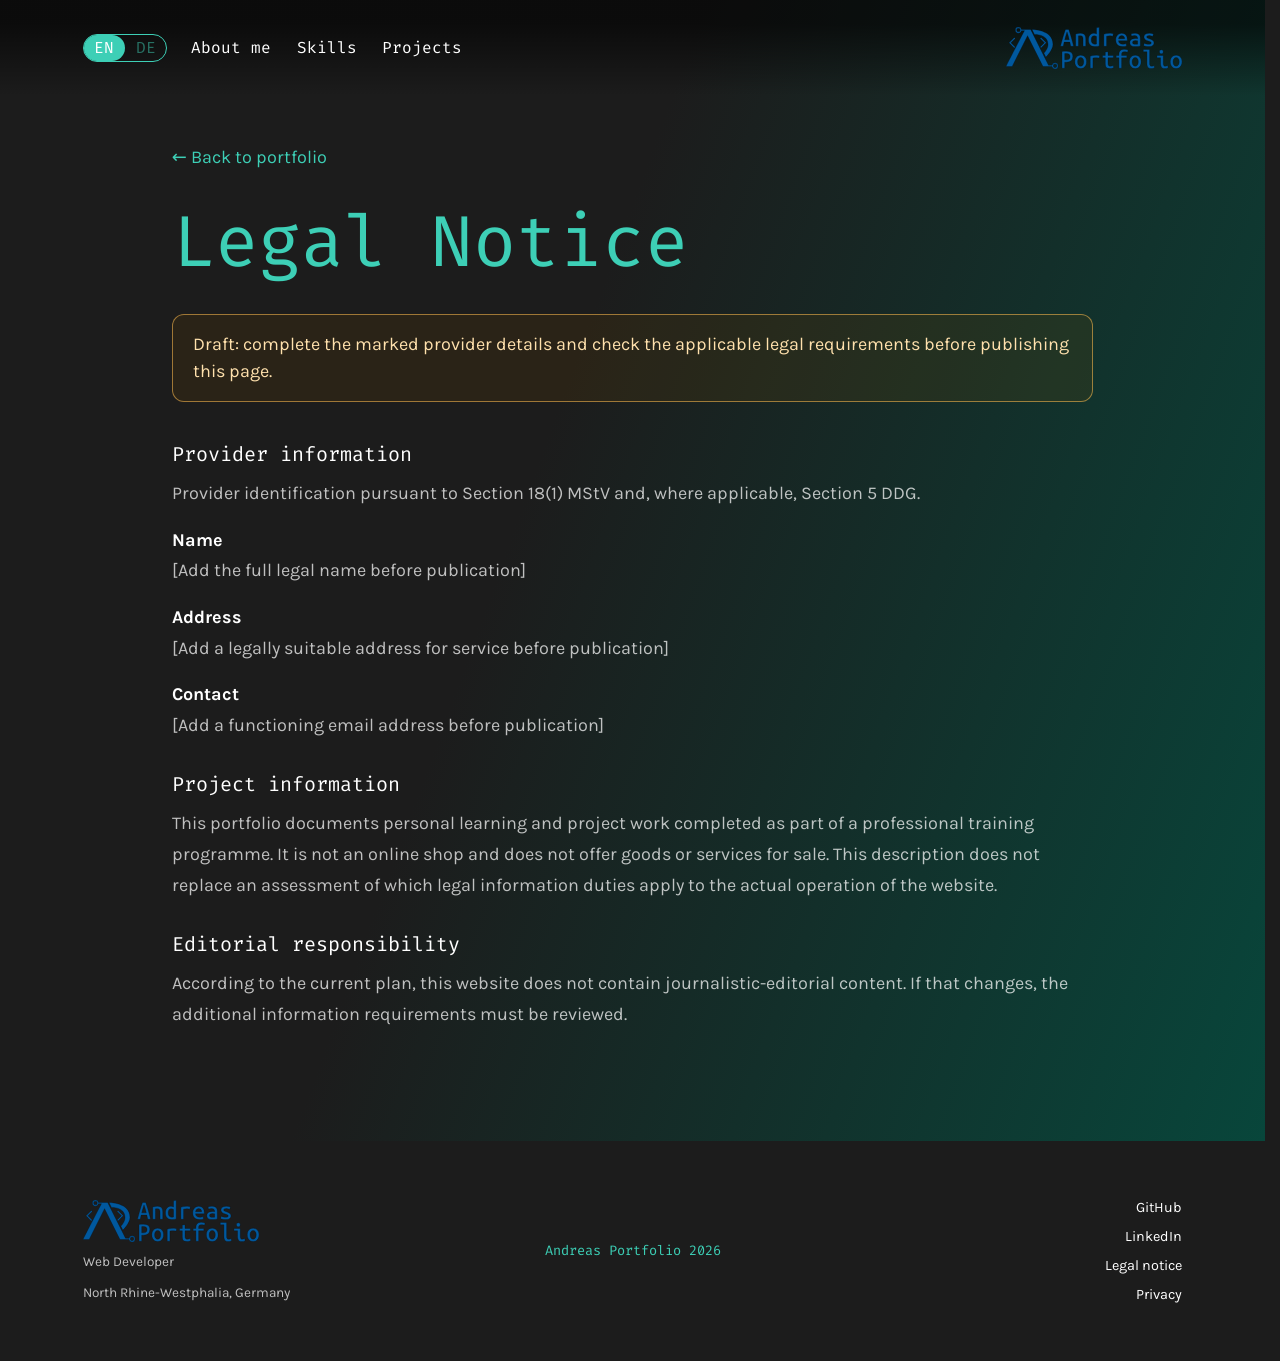
<file: impressum.html>
<!doctype html>
<html lang="en">
<head>
    <meta charset="utf-8">
    <meta name="viewport" content="width=device-width, initial-scale=1">
    <meta name="robots" content="noindex, follow">
    <title>Legal notice — Andreas Portfolio</title>
    <link rel="stylesheet" href="assets/libs/bootstrap/css/bootstrap.min.css">
    <link rel="stylesheet" href="css/foundation.css">
    <link rel="stylesheet" href="css/desktop-layout.css">
    <link rel="stylesheet" href="css/desktop-sections.css">
    <link rel="stylesheet" href="css/legal.css">
    <link rel="icon" href="assets/icons/favicon.svg" type="image/svg+xml">
</head>
<body class="legal-document">
<header class="d-flex align-items-center">
    <div class="container d-flex justify-content-between align-items-center">
        <button class="mobile-menu-toggle" type="button" aria-label="Open navigation" aria-controls="primary-navigation" aria-expanded="false"><span></span><span></span><span></span></button>
        <div class="nav-lang-links d-flex gap-4" id="primary-navigation">
            <div class="lang-switch" role="group" aria-label="Language selection">
                <button class="lang-option active" data-lang="en" aria-pressed="true">EN</button>
                <button class="lang-option" data-lang="de" aria-pressed="false">DE</button>
                <span class="lang-indicator"></span>
            </div>
            <nav class="nav-links d-flex gap-4" aria-label="Main navigation">
                <a href="index.html#about" data-i18n="nav_about">About me</a>
                <a href="index.html#skills" data-i18n="nav_skills">Skills</a>
                <a href="index.html#projects" data-i18n="nav_projects">Projects</a>
            </nav>
        </div>
        <a class="logo" href="index.html" aria-label="Andreas Portfolio home"><img src="assets/images/logo.svg" alt="Andreas Portfolio"></a>
    </div>
</header>
<main class="legal-page">
    <div class="container legal-container">
        <a class="legal-back" href="index.html" data-i18n="legal_back">← Back to portfolio</a>

        <h1 class="legal-title" data-i18n="imprint_title">Legal Notice</h1>
        <p class="legal-draft" data-i18n="imprint_draft">Draft: complete the marked provider details and check the applicable legal requirements before publishing this page.</p>
        <div class="legal-language" data-lang-content="en">
        <section class="legal-block">
            <h2 data-i18n="imprint_provider">Provider information</h2>
            <p>Provider identification pursuant to Section 18(1) MStV and, where applicable, Section 5 DDG.</p>
            <p><strong data-i18n="imprint_name_label">Name</strong><br><span data-i18n="imprint_name_placeholder">[Add the full legal name before publication]</span></p>
            <p><strong data-i18n="imprint_address_label">Address</strong><br><span data-i18n="imprint_address_placeholder">[Add a legally suitable address for service before publication]</span></p>
            <p><strong data-i18n="imprint_contact_label">Contact</strong><br><span data-i18n="imprint_email_placeholder">[Add a functioning email address before publication]</span></p>
        </section>
        <section class="legal-block">
            <h2 data-i18n="imprint_project">Project information</h2>
            <p data-i18n="imprint_project_text">This portfolio documents personal learning and project work completed as part of a professional training programme. It is not an online shop and does not offer goods or services for sale. This description does not replace an assessment of which legal information duties apply to the actual operation of the website.</p>
        </section>
        <section class="legal-block">
            <h2 data-i18n="imprint_editorial">Editorial responsibility</h2>
            <p data-i18n="imprint_editorial_text">According to the current plan, this website does not contain journalistic-editorial content. If that changes, the additional information requirements must be reviewed.</p>
        </section>
        </div>
        <div class="legal-language" data-lang-content="de">
            <section class="legal-block"><h2>Anbieterangaben</h2>
                <p>Anbieterkennzeichnung gemäß § 18 Abs. 1 MStV und, soweit anwendbar, § 5 DDG.</p>
                <p><strong>Name</strong><br>[Vollständigen bürgerlichen Namen vor Veröffentlichung ergänzen]</p>
                <p><strong>Anschrift</strong><br>[Rechtlich geeignete ladungsfähige Anschrift vor Veröffentlichung ergänzen]</p>
                <p><strong>Kontakt</strong><br>[Funktionsfähige E-Mail-Adresse vor Veröffentlichung ergänzen]</p>
            </section>
            <section class="legal-block"><h2>Projektinformation</h2>
                <p>Dieses Portfolio dokumentiert persönliche Lern- und Projektarbeiten im Rahmen einer Weiterbildung. Es ist kein Onlineshop und bietet keine Waren oder Dienstleistungen zum Verkauf an. Diese Beschreibung ersetzt keine Prüfung, welche gesetzlichen Informationspflichten für den tatsächlichen Betrieb der Website gelten.</p>
            </section>
            <section class="legal-block"><h2>Redaktionelle Verantwortung</h2>
                <p>Nach derzeitiger Planung enthält diese Website keine journalistisch-redaktionell gestalteten Inhalte. Sollte sich dies ändern, sind die zusätzlichen Informationspflichten erneut zu prüfen.</p>
            </section>
        </div>
    </div>
</main>
<footer class="site-footer">
    <div class="container footer-inner">
        <div class="footer-left"><a class="logo" href="index.html"><img src="assets/images/logo.svg" alt="Andreas Portfolio"></a><div class="muted" data-i18n="footer_role">Web Developer</div><div class="muted" data-i18n="footer_location">North Rhine-Westphalia, Germany</div></div>
        <div class="footer-center">Andreas Portfolio 2026</div>
        <div class="footer-right">
            <a href="https://github.com/andreas813" target="_blank" rel="noopener noreferrer">GitHub</a>
            <a href="https://www.linkedin.com/in/andreas-w-dev" target="_blank" rel="noopener noreferrer">LinkedIn</a>
            <a href="impressum.html" data-i18n="footer_imprint">Legal notice</a>
            <a href="datenschutz.html" data-i18n="footer_privacy">Privacy</a>
        </div>
    </div>
</footer>
<script src="js/main.js"></script>
</body>
</html>
</file>
<file: css/desktop-layout.css>
/* @desktop-layout Add the Figma-aligned desktop composition for all main sections. */
:root {
    --section-space: clamp(6rem, 10vw, 9.5rem);
    --card-gradient: linear-gradient(125deg, rgba(61, 207, 182, 0.12), rgba(8, 70, 59, 0.2));
    --card-shadow: 0 1.25rem 3rem rgba(0, 0, 0, 0.12);
}
/* @desktop-header Align the navigation and existing personal logo. */
header {
    height: 6rem;
}
header .container {
    height: 100%;
}
.nav-lang-links {
    align-items: center;
}
.nav-links {
    align-items: center;
    gap: clamp(1.25rem, 2vw, 2.25rem) !important;
    font-size: 1rem;
}
.logo img {
    display: block;
    width: auto;
    max-width: 11rem;
    height: auto;
    max-height: 3.25rem;
}
/* @desktop-hero Center the title and anchor both side details to the viewport. */
.hero {
    min-height: 42rem;
    overflow: hidden;
}
.hero-inner {
    height: 100%;
    align-items: center;
}
.hero-content {
    position: absolute;
    top: 46%;
    left: 50%;
    z-index: 3;
    width: min(82%, 58rem);
    align-items: center;
    transform: translate(-50%, -50%);
}
.hero-role {
    color: var(--color-text-muted);
    letter-spacing: 0.025em;
}
.hero-title {
    white-space: nowrap;
    letter-spacing: -0.045em;
}
.hero-buttons {
    gap: clamp(1.25rem, 3vw, 3rem) !important;
}
.hero-buttons .button {
    min-width: 9rem;
    padding: 0.8rem 1.5rem;
    font-size: 0.95rem;
}
.hero-scroll,
.hero-links {
    position: absolute;
    bottom: 0;
    height: 62%;
}
.hero-scroll {
    left: 0;
    justify-content: flex-end;
}
.hero-scroll .scroll-bar {
    flex: 1 1 auto;
    min-height: 10rem;
}
.hero-links {
    right: 0;
    justify-content: flex-end;
    gap: 1.25rem !important;
}
.hero-links .hero-email {
    margin-bottom: 0.25rem;
    font-size: 0.9rem;
}
.hero-social a {
    display: inline-flex;
    transition: transform var(--transition-ui);
}
.hero-social a:hover {
    transform: translateY(-0.2rem);
}
.hero-social img {
    width: 1.5rem;
    height: 1.5rem;
}
.hero-links .hero-bar {
    flex: 1 1 auto;
    min-height: 7rem;
}
.ribbon {
    bottom: 4.25rem;
    left: -10vw;
    width: 120vw;
    height: 4.25rem;
}
/* @section-label Standardize the small turquoise labels above section content. */
.section-kicker,
.who {
    margin: 0 0 0.75rem;
    color: var(--color-accent);
    font-family: var(--font-mono);
    font-size: 0.9rem;
    font-weight: 500;
    letter-spacing: 0.015em;
}
.section-title {
    margin: 0;
    color: var(--color-accent);
    font-family: var(--font-mono);
    font-size: clamp(2.5rem, 4vw, 4rem);
    font-weight: 700;
    line-height: 1.08;
}
.muted {
    color: var(--color-text-muted);
}
/* @about Use a balanced image-and-copy layout with the illustration retained. */
.about {
    padding-block: var(--section-space);
    background: var(--color-background);
}
.about-grid {
    display: grid;
    grid-template-columns: minmax(0, 1fr) minmax(0, 1fr);
    align-items: start;
    gap: clamp(3rem, 6vw, 7rem);
}
.about-photo {
    width: 100%;
    max-width: 35rem;
    position: relative;
    isolation: isolate;
    aspect-ratio: 1;
    overflow: visible;
    border-radius: 1.5rem;
}
.about-photo::before {
    position: absolute;
    z-index: -1;
    inset: 1rem -0.8rem -0.8rem 1rem;
    border: 1px solid var(--color-border);
    border-radius: inherit;
    background: repeating-linear-gradient(135deg, transparent 0 5px, rgba(61, 207, 182, 0.65) 5px 6px);
    content: "";
}
.about-photo img { position: relative; z-index: 1; width: 100%; height: 100%; border-radius: inherit; object-fit: cover; object-position: center; }
.about-copy { width: 100%; max-width: 38rem; padding-top: clamp(2rem, 4vw, 3.75rem); }
.about-card {
    width: 100%;
    max-width: none;
    padding: clamp(2rem, 3.5vw, 3.25rem);
    border: 1px solid var(--color-border);
    border-radius: 1.5rem;
    background: var(--card-gradient);
}
.about-card .section-title {
    margin-bottom: 1.5rem;
}
.about-body {
    color: var(--color-text-muted);
    font-size: 1rem;
    line-height: 1.55;
}
.about-body p {
    margin: 0 0 1.5rem;
}
.about-body ul {
    display: grid;
    gap: 1rem;
    margin: 0;
    padding: 0;
    list-style: none;
}
.about-body li { display: grid; grid-template-columns: 1.35rem minmax(0, 1fr); align-items: start; gap: 0.75rem; }
.about-body li img { width: 1.25rem; height: 1.25rem; margin-top: 0.2rem; object-fit: contain; }
/* @skills Pair the description card with the original eleven-skill icon set. */
.skills {
    padding-block: var(--section-space);
    background: linear-gradient(115deg, rgba(8, 70, 59, 0.24), transparent 62%);
}
.skills > .container > .section-kicker {
    margin-bottom: 1rem;
}
.skills-grid {
    display: grid;
    grid-template-columns: minmax(0, 0.9fr) minmax(0, 1.1fr);
    align-items: center;
    gap: clamp(3rem, 6vw, 7rem);
}
.skills-card {
    padding: clamp(2rem, 3.8vw, 3.5rem);
    border: 1px solid var(--color-border);
    border-radius: 1.5rem;
    background: var(--card-gradient);
    box-shadow: var(--card-shadow);
}
.skill-title {
    margin: 0 0 1.5rem;
    color: var(--color-accent);
    font-family: var(--font-mono);
    font-size: clamp(2.5rem, 4vw, 3.75rem);
    font-weight: 700;
    line-height: 1.1;
}
.skills-card p {
    margin: 0 0 1.5rem;
    color: var(--color-text-muted);
    font-size: 1rem;
    line-height: 1.55;
}
.skills-card .skills-prompt {
    margin: 1.75rem 0 0.35rem;
    color: var(--color-accent);
    font-family: var(--font-mono);
    font-size: 1rem;
    font-weight: 600;
}
.skills-card .skills-invite { margin-bottom: 1.5rem; }
.skills-card .btn {
    padding: 0.7rem 1.35rem;
    border: 1px solid var(--color-text);
    border-radius: var(--radius-pill);
    color: var(--color-text);
    background: transparent;
    transition: border-color var(--transition-ui), color var(--transition-ui);
}
.skills-card .btn:hover {
    border-color: var(--color-accent);
    color: var(--color-accent);
}
.skills-icons {
    display: grid;
    grid-template-columns: repeat(4, minmax(0, 1fr));
    align-items: center;
    gap: clamp(1.75rem, 3vw, 3rem) clamp(1rem, 2vw, 2rem);
}
.icon-item {
    display: flex;
    min-width: 0;
    flex-direction: column;
    align-items: center;
    gap: 0.65rem;
    color: var(--color-text);
    text-align: center;
}
.icon-item img {
    width: clamp(2.75rem, 4vw, 4rem);
    height: clamp(2.75rem, 4vw, 4rem);
    object-fit: contain;
}
.icon-item .label {
    max-width: 7rem;
    color: var(--color-text-muted);
    font-family: var(--font-mono);
    font-size: 0.8rem;
    line-height: 1.35;
}
/* @projects Render the project list as clean, full-width interactive rows. */
.projects {
    padding-block: var(--section-space);
    background: var(--color-background);
}
.projects .section-kicker {
    margin-bottom: 0.8rem;
}
.projects .section-title {
    margin-bottom: 1.5rem;
}
.projects > .container > .muted {
    max-width: 34rem;
    margin: 0 0 2.75rem;
    font-size: 1rem;
    line-height: 1.5;
}
.projects-list {
    width: 100%;
    max-width: 56rem;
    border-top: 1px solid var(--color-border-subtle);
}
.project-item {
    border-bottom: 1px solid var(--color-border-subtle);
    cursor: pointer;
    transition: background-color var(--transition-ui), padding-inline var(--transition-ui);
}
.project-item:hover,
.project-item:focus-visible {
    background: rgba(61, 207, 182, 0.055);
}
.project-row {
    display: flex;
    min-height: 6rem;
    align-items: center;
    justify-content: space-between;
    gap: 2rem;
    padding: 1.5rem 2rem;
}
.project-title {
    color: var(--color-text);
    font-family: var(--font-mono);
    font-size: 1.15rem;
    font-weight: 600;
}
.project-meta {
    color: var(--color-text-muted);
    font-size: 0.9rem;
    text-align: right;
}
/* @mobile-header
 Replace desktop navigation with the Figma-style expandable menu. */
.mobile-menu-toggle {
    display: none;
    width: 2.5rem;
    height: 2.5rem;
    padding: 0.45rem;
    border: 0;
    background: transparent;
    cursor: pointer;
}
.mobile-menu-toggle span {
    display: block;
    width: 100%;
    height: 1px;
    margin-block: 0.38rem;
    background: var(--color-text);
    transition: transform var(--transition-ui), opacity var(--transition-ui);
}
@media (max-width: 767px) {
    header { height: 4.5rem; }
    header > .container { position: relative; justify-content: space-between; }
    .mobile-menu-toggle { display: block; order: 2; }
    header .logo { order: 1; }
    header .logo img { max-height: 2.25rem; max-width: 7rem; }
    .nav-lang-links {
        position: absolute;
        top: calc(100% + 0.5rem);
        right: var(--layout-gutter);
        left: var(--layout-gutter);
        z-index: 20;
        display: none !important;
        flex-direction: column;
        align-items: center;
        gap: 1.25rem !important;
        padding: 1.5rem;
        border: 1px solid var(--color-border);
        border-radius: 1.25rem;
        background: var(--gradient-hero);
        box-shadow: var(--card-shadow);
    }
    .nav-lang-links.is-open { display: flex !important; }
    .nav-links { flex-direction: column; gap: 1rem !important; font-size: 1.1rem; }
    .lang-switch { order: 2; }
    .mobile-menu-toggle[aria-expanded="true"] span:first-child { transform: translateY(0.46rem) rotate(45deg); }
    .mobile-menu-toggle[aria-expanded="true"] span:nth-child(2) { opacity: 0; }
    .mobile-menu-toggle[aria-expanded="true"] span:last-child { transform: translateY(-0.46rem) rotate(-45deg); }
    .hero { min-height: 32rem; height: 100svh; }
    .hero-inner { display: grid !important; grid-template-columns: 2rem minmax(0, 1fr) 2rem; align-items: center; gap: 0.5rem; }
    .hero-content { grid-column: 1 / -1; grid-row: 1; align-self: center; padding-inline: 0.25rem; }
    .hero-role { font-size: 0.9rem; }
    .hero-title { font-size: clamp(2.5rem, 11vw, 4rem); }
    .hero-buttons { gap: 0.75rem !important; margin-top: 1rem !important; }
    .hero-buttons .button { padding: 0.5rem 0.8rem; font-size: 0.75rem; }
    .hero-scroll { grid-column: 1; grid-row: 1; align-self: end; z-index: 3; gap: 0.5rem !important; }
    .scroll-bar { height: 5rem; }
    .hero-links { grid-column: 3; grid-row: 1; align-self: end; gap: 0.75rem !important; }
    .hero-email { display: none; }
    .hero-social { flex-direction: column; gap: 0.65rem !important; }
    .hero-social img { width: 1.15rem; height: 1.15rem; }
    .hero-bar { height: 5rem; }
    .ribbon { bottom: 2.5rem; height: 2.5rem; font-size: 0.85rem; }
    .about-grid { grid-template-columns: minmax(0, 1fr); gap: 1.5rem; }
    .about-photo, .about-copy { width: 100%; max-width: 100%; }
    .about-copy { padding-top: 0; }
    .about-photo img { width: 100%; max-height: 18rem; object-fit: cover; }
    .about-card { padding: 1.25rem; }
    .about-card .section-title { font-size: clamp(1.8rem, 8vw, 2.5rem); }
    .skills-grid { grid-template-columns: minmax(0, 1fr); gap: 1.5rem; }
    .skills-card { padding: 1.25rem; }
    .skill-title { font-size: clamp(2rem, 9vw, 2.8rem); }
    .skills-icons { grid-template-columns: repeat(3, minmax(0, 1fr)); gap: 1.5rem 0.75rem; }
    .icon-item img { width: 2.5rem; height: 2.5rem; }
    .icon-item .label { font-size: 0.7rem; }
    .projects-list { max-width: none; }
    .project-row { min-height: 0; flex-direction: column; align-items: flex-start; gap: 0.35rem; padding: 1.1rem 0.25rem; }
    .project-meta { font-size: 0.75rem; text-align: left; }
}
</file>
<file: css/desktop-sections.css>
/* @testimonials Emphasize one centered quote and show adjacent cards as context. */
.section.testimonials {
    padding-block: var(--section-space);
    overflow: hidden;
    background: var(--color-background);
}
.section.testimonials > .container {
    width: 100%;
    max-width: none;
    padding-inline: 0;
}
.section.testimonials .section-title {
    max-width: 42rem;
    margin: 0 auto 3.5rem;
    padding-inline: var(--layout-gutter);
    font-size: clamp(1.35rem, 2vw, 1.75rem);
    line-height: 1.35;
    text-align: center;
}
.testimonials-wrap {
    width: 100%;
    overflow: hidden;
}
.testimonials-wrap > .testimonials {
    display: flex;
    width: 100%;
    align-items: center;
    justify-content: center;
    gap: clamp(1rem, 2vw, 2rem);
    margin: 0;
    padding: 0 0.5rem;
}
.testimonial {
    position: relative;
    display: flex;
    min-width: 0;
    min-height: 17rem;
    flex: 0 0 23%;
    flex-direction: column;
    justify-content: space-between;
    margin: 0;
    padding: clamp(1.5rem, 2vw, 2.25rem);
    border: 1px solid var(--color-border);
    border-radius: 1.75rem;
    color: var(--color-text-muted);
    background: rgba(61, 207, 182, 0.06);
    opacity: 0.58;
    transition: flex-basis 320ms ease, min-height 320ms ease, opacity 320ms ease, background-color 320ms ease, box-shadow 320ms ease;
}
.testimonial.is-prev { order: 1; }
.testimonial.active {
    min-height: 19rem;
    flex-basis: 42%;
    order: 2;
    color: var(--color-text);
    background: rgba(61, 207, 182, 0.25);
    opacity: 1;
    box-shadow: var(--card-shadow);
}
.testimonial.is-next { order: 3; }
.testimonial-quote-icon { display: none; }
.testimonial.active .testimonial-quote-icon { position: absolute; top: -2.7rem; left: -1.35rem; display: block; width: 5rem; height: 5rem; object-fit: contain; }
.testimonial .quote {
    margin: 0 0 1.5rem;
    font-size: 0.95rem;
    line-height: 1.5;
}
.testimonial cite {
    display: flex;
    align-items: center;
    gap: 0.75rem;
    align-self: stretch;
    width: 100%;
    color: var(--color-text-muted);
    font-size: 0.82rem;
    font-style: normal;
    text-align: right;
}
.testimonial cite::before { flex: 1; min-width: 1rem; height: 1px; background: var(--color-border); content: ""; }
.slider-controls {
    display: flex;
    align-items: center;
    justify-content: center;
    gap: 1.25rem;
    margin-top: 2rem;
}
.slider-arrow {
    display: inline-flex;
    width: 2.25rem;
    height: 2.25rem;
    align-items: center;
    justify-content: center;
    border: 0;
    color: var(--color-text);
    background: transparent;
    cursor: pointer;
    font-size: 1.35rem;
    transition: color var(--transition-ui);
}
.slider-arrow:hover {
    color: var(--color-accent);
}
.slider-pagination {
    display: flex;
    align-items: center;
    gap: 0.65rem;
}
.slider-pagination button { width: 0.55rem; height: 0.55rem; padding: 0; border: 0; border-radius: 50%; background: var(--color-text-muted); cursor: pointer; }
.slider-pagination button.active { background: var(--color-accent); }
.slider-pagination button:focus-visible { outline: 2px solid var(--color-accent); outline-offset: 4px; }

/* @contact Use a two-column introduction and understated line-based form fields. */
.contact {
    padding-block: var(--section-space);
    background: linear-gradient(110deg, rgba(8, 70, 59, 0.15), transparent 58%);
}
.contact-grid {
    display: grid;
    grid-template-columns: minmax(0, 0.95fr) minmax(0, 1.05fr);
    align-items: start;
    gap: clamp(2rem, 4vw, 4rem);
}
.contact-left,
.contact-form {
    min-width: 0;
}
.contact-left .section-title {
    max-width: 100%;
    margin: 0 0 2rem;
    font-size: clamp(2.75rem, 3.8vw, 4rem);
    line-height: 1.04;
    text-wrap: balance;
}
.contact-left .muted {
    max-width: 32rem;
    margin: 0;
    font-size: 1rem;
    line-height: 1.55;
}
.contact-form {
    display: grid;
    gap: 1.25rem;
    width: 100%;
}
.form-row {
    display: grid;
    gap: 0.65rem;
    margin: 0;
    padding: 1.15rem 1rem;
    border-top: 1px solid var(--color-border);
    transition: border-color var(--transition-ui);
}
.form-row:focus-within {
    border-color: var(--color-accent);
}
.form-label {
    color: var(--color-accent);
    font-family: var(--font-mono);
    font-size: 1rem;
}
.form-row input,
.form-row textarea {
    width: 100%;
    padding: 0.15rem 0;
    border: 0;
    outline: 0;
    color: var(--color-text);
    background: transparent;
    font-size: 0.95rem;
    resize: vertical;
}
.form-row input::placeholder,
.form-row textarea::placeholder {
    color: var(--color-text-muted);
    opacity: 1;
}
.form-checkbox {
    display: flex;
    align-items: flex-start;
    gap: 0.75rem;
    margin: 0;
    color: var(--color-text-muted);
    font-size: 0.85rem;
    line-height: 1.45;
}
.form-checkbox input {
    flex: 0 0 auto;
    margin-top: 0.15rem;
    accent-color: var(--color-accent);
}
.form-actions {
    display: flex;
    justify-content: flex-end;
}
.form-actions .button {
    min-width: 9rem;
    padding: 0.7rem 1.35rem;
    font-size: 0.9rem;
}
.form-actions .button:disabled {
    cursor: not-allowed;
    opacity: 0.45;
}


@media (min-width: 992px) and (max-width: 1199px) {
    .contact-grid {
        gap: 2rem;
    }
    .contact-left .section-title {
        font-size: clamp(2.5rem, 3.5vw, 3.25rem);
    }
}

/* @footer Arrange the existing logo, copyright, and links in three columns. */
.site-footer {
    padding-block: 3.5rem;
    background: var(--color-background);
}
.footer-inner {
    display: grid;
    grid-template-columns: minmax(0, 1fr) auto minmax(0, 1fr);
    align-items: center;
    gap: 2.5rem;
}
.footer-left { display: flex; flex-direction: column; align-items: flex-start; gap: 0.65rem; }
.footer-left .muted {
    max-width: 15rem;
    font-size: 0.85rem;
    line-height: 1.5;
}
.footer-center {
    justify-content: center;
    color: var(--color-accent);
    font-family: var(--font-mono);
    font-size: 0.85rem;
    white-space: nowrap;
}
.footer-right {
    display: flex;
    align-items: flex-end;
    justify-content: center;
    flex-direction: column;
    gap: 0.45rem !important;
    font-size: 0.9rem;
}
.footer-right .muted {
    display: none;
}

/* @desktop-wide Keep all content inside the same centered 1440px layout. */
@media (min-width: 1440px) {
    .hero {
        background: var(--gradient-widescreen);
    }
    .about,
    .projects,
    .section.testimonials,
    .site-footer {
        background-color: var(--color-background);
    }
}

/* @tablet-stack Keep the desktop grid from collapsing into narrow columns before mobile refinements. */
@media (max-width: 991px) {
    .about-grid,
    .skills-grid,
    .contact-grid {
        grid-template-columns: minmax(0, 1fr);
    }
    .about-photo,
    .about-copy {
        max-width: 38rem;
        margin-inline: auto;
    }
    .skills-icons {
        grid-template-columns: repeat(3, minmax(0, 1fr));
    }
    .project-row {
        flex-wrap: wrap;
        gap: 0.5rem 1.5rem;
    }
    .project-meta {
        text-align: left;
    }
    .footer-inner {
        grid-template-columns: minmax(0, 1fr);
        justify-items: start;
    }
    .footer-right {
        align-items: flex-start;
    }
}


/* @mobile-sections Stack testimonials, contact, and footer for narrow screens. */
@media (max-width: 767px) {
    .section { scroll-margin-top: 1rem; }
    .section.testimonials .section-title { margin-bottom: 2rem; padding-inline: 1.25rem; font-size: 1.2rem; }
    .testimonials-wrap > .testimonials { justify-content: center; padding-inline: 1.25rem; }
    .testimonial { display: none; }
    .testimonial.active { display: flex; width: min(100%, 22rem); min-height: 17rem; flex: 0 0 100%; }
   .testimonial.active .testimonial-quote-icon { top: -1.9rem; left: 0.5rem; width: 3.75rem; height: 3.75rem; }
    .testimonial .quote { font-size: 0.9rem; }
    .slider-controls { margin-top: 1.25rem; }
    .contact-grid { grid-template-columns: minmax(0, 1fr); gap: 2rem; }
    .contact-left .section-title { max-width: 12ch; margin-bottom: 1rem; font-size: clamp(2.2rem, 10vw, 3rem); line-height: 1.02; }
    .contact-left .muted { font-size: 0.9rem; }
    .contact-form { gap: 0.8rem; }
    .form-row { padding: 0.9rem 0.25rem; }
    .form-label { font-size: 0.85rem; }
    .form-row input, .form-row textarea { font-size: 0.85rem; }
    .form-checkbox { font-size: 0.72rem; }
    .form-actions { justify-content: center; }
    .site-footer { padding-block: 2rem; }
    .footer-inner { grid-template-columns: minmax(0, 1fr) minmax(0, 1fr); align-items: start; gap: 1.5rem; }
    .footer-left { grid-column: 1; flex-direction: column; align-items: flex-start; gap: 0.75rem; }
    .footer-left .logo img { max-width: 7.5rem; }
    .footer-left .muted { font-size: 0.75rem; }
    .footer-center { grid-column: 1 / -1; grid-row: 2; justify-content: center; font-size: 0.7rem; white-space: normal; }
    .footer-right { grid-column: 2; grid-row: 1; align-items: flex-end; gap: 0.4rem !important; font-size: 0.8rem; }
}
@media (max-width: 380px) {
    .hero-title { font-size: 2.35rem; }
    .hero-buttons { gap: 0.5rem !important; }
    .hero-buttons .button { padding-inline: 0.65rem; font-size: 0.68rem; }
    .skills-icons { gap: 1.25rem 0.5rem; }
}

/* @project-modal Match the Figma project panel while retaining the legal dialog layout. */
.modal-panel.is-project { width: min(1200px, calc(100vw - 3rem)); max-width: none; max-height: min(90vh, 900px); padding: 0; overflow: auto; border-radius: 2rem; background: linear-gradient(115deg, #1c1c1c 0%, #1b2926 58%, #08463b 100%); }
.modal-panel.is-project #project-modal-title, .modal-panel.is-project .modal-footer { display: none; }
.modal-panel.is-project .modal-close { top: 1.25rem; right: 1.5rem; }
.modal-panel.is-project .modal-body { margin: 0; padding: 0; }
.modal-close { position: absolute; top: 1.35rem; right: 1.5rem; z-index: 3; width: 2.75rem; height: 2.75rem; border: 0; color: #fff; background: transparent; cursor: pointer; font-size: 2rem; line-height: 1; }
.project-detail { display: grid; min-height: 34rem; grid-template: "copy preview" 1fr "copy next" auto / minmax(0, 1fr) minmax(0, 1fr); align-items: center; gap: 1.5rem 3rem; padding: clamp(2rem, 6vw, 5rem); }
.project-detail-copy { grid-area: copy; min-width: 0; }
.project-number { margin: 0; color: var(--color-accent); font-size: clamp(4rem, 8vw, 7rem); font-weight: 700; line-height: 0.95; }
.project-detail-copy h2 { margin: 0 0 2rem; color: var(--color-text); font-family: var(--font-mono); font-size: clamp(2rem, 4.5vw, 3.5rem); font-weight: 700; overflow-wrap: anywhere; }
.project-detail-copy h3 { margin: 0 0 1rem; color: var(--color-accent); font-family: var(--font-mono); font-size: clamp(1.1rem, 2vw, 1.5rem); }
.project-description, .project-link-note { color: var(--color-text-muted); line-height: 1.5; }
.project-technologies { display: flex; flex-wrap: wrap; gap: 1rem; margin-block: 1.5rem; }
.project-tech { display: inline-flex; align-items: center; gap: 0.4rem; color: var(--color-text); white-space: nowrap; }
.project-tech img { width: 1.5rem; height: 1.5rem; object-fit: contain; }
.project-actions { display: flex; flex-wrap: wrap; gap: 1rem; }
.project-actions a, .project-actions button { padding: 0.7rem 1.4rem; border: 1px solid #fff; border-radius: 99px; color: var(--color-text); background: transparent; text-decoration: none; }
.project-actions a:hover { border-color: var(--color-accent); color: var(--color-accent); }
.project-actions button:disabled { cursor: not-allowed; opacity: .45; }
.project-preview { grid-area: preview; display: grid; min-width: 0; min-height: 14rem; aspect-ratio: 1.55; place-items: center; margin: 0; overflow: hidden; border-radius: 1.5rem; background: rgba(255,255,255,.08); }
.project-preview img { width: 100%; height: 100%; object-fit: contain; }
.project-preview img[hidden] { display: none; }
.project-preview-fallback { padding: 2rem; color: var(--color-text-muted); text-align: center; }
.project-next { grid-area: next; display: inline-flex; align-items: center; justify-self: end; gap: 1rem; padding: 0.5rem 0; border: 0; color: var(--color-accent); background: transparent; cursor: pointer; }
.project-next span:first-of-type { font-size: 1.75rem; }
@media (max-width: 767px) {
    .modal { padding: 0.5rem; }
    .modal-panel.is-project { width: 100%; max-height: calc(100svh - 1rem); border-radius: 1.25rem; }
    .project-detail { min-height: 0; grid-template: "preview" auto "copy" auto "next" auto / minmax(0, 1fr); gap: 1.5rem; padding: 1rem; }
    .project-preview { min-height: 10rem; aspect-ratio: 1.45; margin: 2.25rem 0 0; }
    .project-number { font-size: 3.8rem; }
    .project-detail-copy h2 { margin-bottom: 1.25rem; font-size: 2.5rem; }
    .project-detail-copy h3 { font-size: 1.15rem; }
    .project-description { font-size: 0.95rem; }
    .project-technologies { gap: 0.75rem; }
    .project-tech { font-size: 0.85rem; }
    .project-next { justify-self: end; }
    .modal-close { top: 0.65rem; right: 0.65rem; }
}

@media (prefers-reduced-motion: reduce) {
    .testimonial { transition: none; }
}

/* @contact-feedback Reserve error space and distinguish real server outcomes. */
.form-error { display: block; min-height: 1.15em; color: #ff9b9b; font-size: .78rem; }
.form-row input[aria-invalid="true"], .form-row textarea[aria-invalid="true"] { border-color: #ff7777; }
.form-privacy-row { display: flex; flex-wrap: wrap; justify-content: flex-start; align-items: center; gap: .35rem .65rem; }
.form-privacy-row .form-error { flex-basis: 100%; }
.privacy-link { color: var(--color-accent); font-size: .85rem; }
.form-status { min-height: 1.5em; margin: .75rem 0 0; color: var(--color-accent); }
.form-status.is-error { color: #ff9b9b; }
.form-honeypot { position: absolute; width: 1px; height: 1px; overflow: hidden; clip-path: inset(50%); white-space: nowrap; }
</file>
<file: css/legal.css>
/* @legal-pages Style the standalone legal pages using the portfolio design tokens. */
.legal-page { min-height: 70vh; padding-block: 9rem 5rem; background: var(--gradient-widescreen); }
.legal-container { max-width: 68rem; }
.legal-back { display: inline-block; margin-bottom: 2rem; color: var(--color-accent); text-decoration: none; }
.legal-title { margin: 0 0 2rem; color: var(--color-accent); font-family: var(--font-mono); font-size: clamp(2.4rem, 6vw, 4.5rem); line-height: 1.1; }
.legal-draft { margin: 0 0 2.5rem; padding: 1rem 1.25rem; border: 1px solid rgba(255, 190, 80, .55); border-radius: .75rem; color: #ffe1ad; background: rgba(120, 75, 0, .16); }
.legal-block { margin-block: 2rem; }
.legal-block h2 { margin-bottom: .75rem; color: var(--color-text); font-family: var(--font-mono); font-size: 1.25rem; }
.legal-block p { margin-bottom: 1rem; color: var(--color-text-muted); line-height: 1.7; overflow-wrap: anywhere; }
.legal-block strong { color: var(--color-text); }
.legal-language { display: none; }
html[lang="de"] .legal-language[data-lang-content="de"], html[lang="en"] .legal-language[data-lang-content="en"] { display: block; }
.legal-document .site-footer { background: var(--color-background); }
@media (max-width: 767px) {
    .legal-page { padding-block: 7rem 3rem; }
    .legal-title { margin-bottom: 1.5rem; }
    .legal-block { margin-block: 1.5rem; }
    .legal-block h2 { font-size: 1.05rem; }
    .legal-block p { font-size: .95rem; }
    .legal-draft { font-size: .85rem; }
}
</file>
